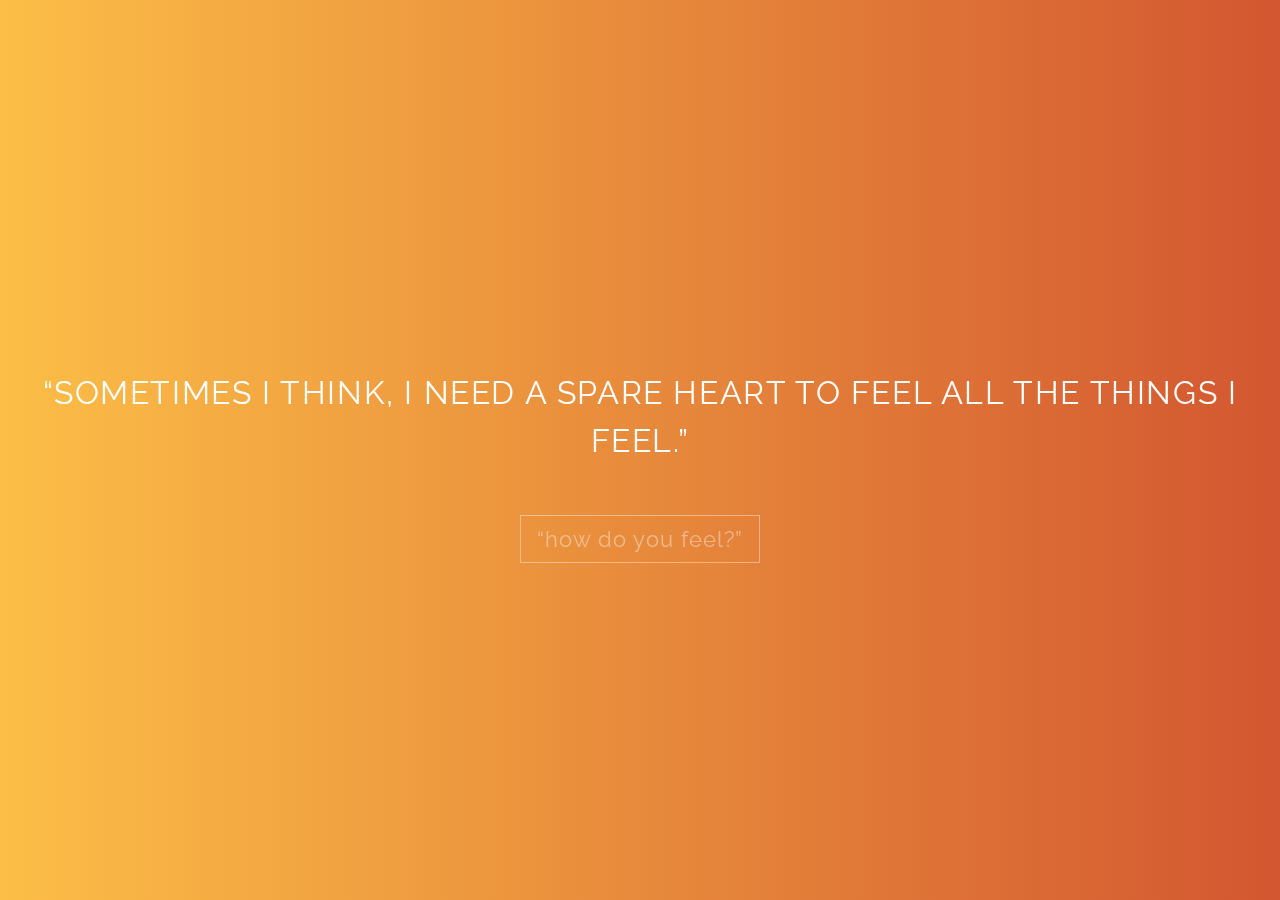
<file: index.html>
<!DOCTYPE html>
<html lang="en">
  <head>
    <!-- HEAD STUFF ALWAYS GOES IN HERE -->
    <meta charset="UTF-8" />
    <title>How do you feel?</title> 
    <link href='https://fonts.googleapis.com/css?family=Raleway:400,900italic,900,800italic,100,100italic,200,200italic,300,300italic,400italic,500,500italic,600,700,600italic,700italic,800' rel='stylesheet' type='text/css'>
    <link href='https://fonts.googleapis.com/css?family=Cookie' rel='stylesheet' type='text/css'>
    <link href="css/colors.css" rel="stylesheet" type="text/css" />
        <script
        src="https://code.jquery.com/jquery-3.1.0.min.js"
        integrity="sha256-cCueBR6CsyA4/9szpPfrX3s49M9vUU5BgtiJj06wt/s="
        crossorigin="anonymous"></script>
  </head>
  <body>
<div class="full-screen">
  <div>
  <main>
      <blockquote>
        &ldquo;Sometimes I think, I need a spare heart to feel all the things I feel.&rdquo;
      </blockquote>
    <br>
    <a class="button-line" href="emotions.html">&ldquo;How Do You Feel?&rdquo;</a>
   </main>  
  </div>
</div>
  </body>
</html>
</file>
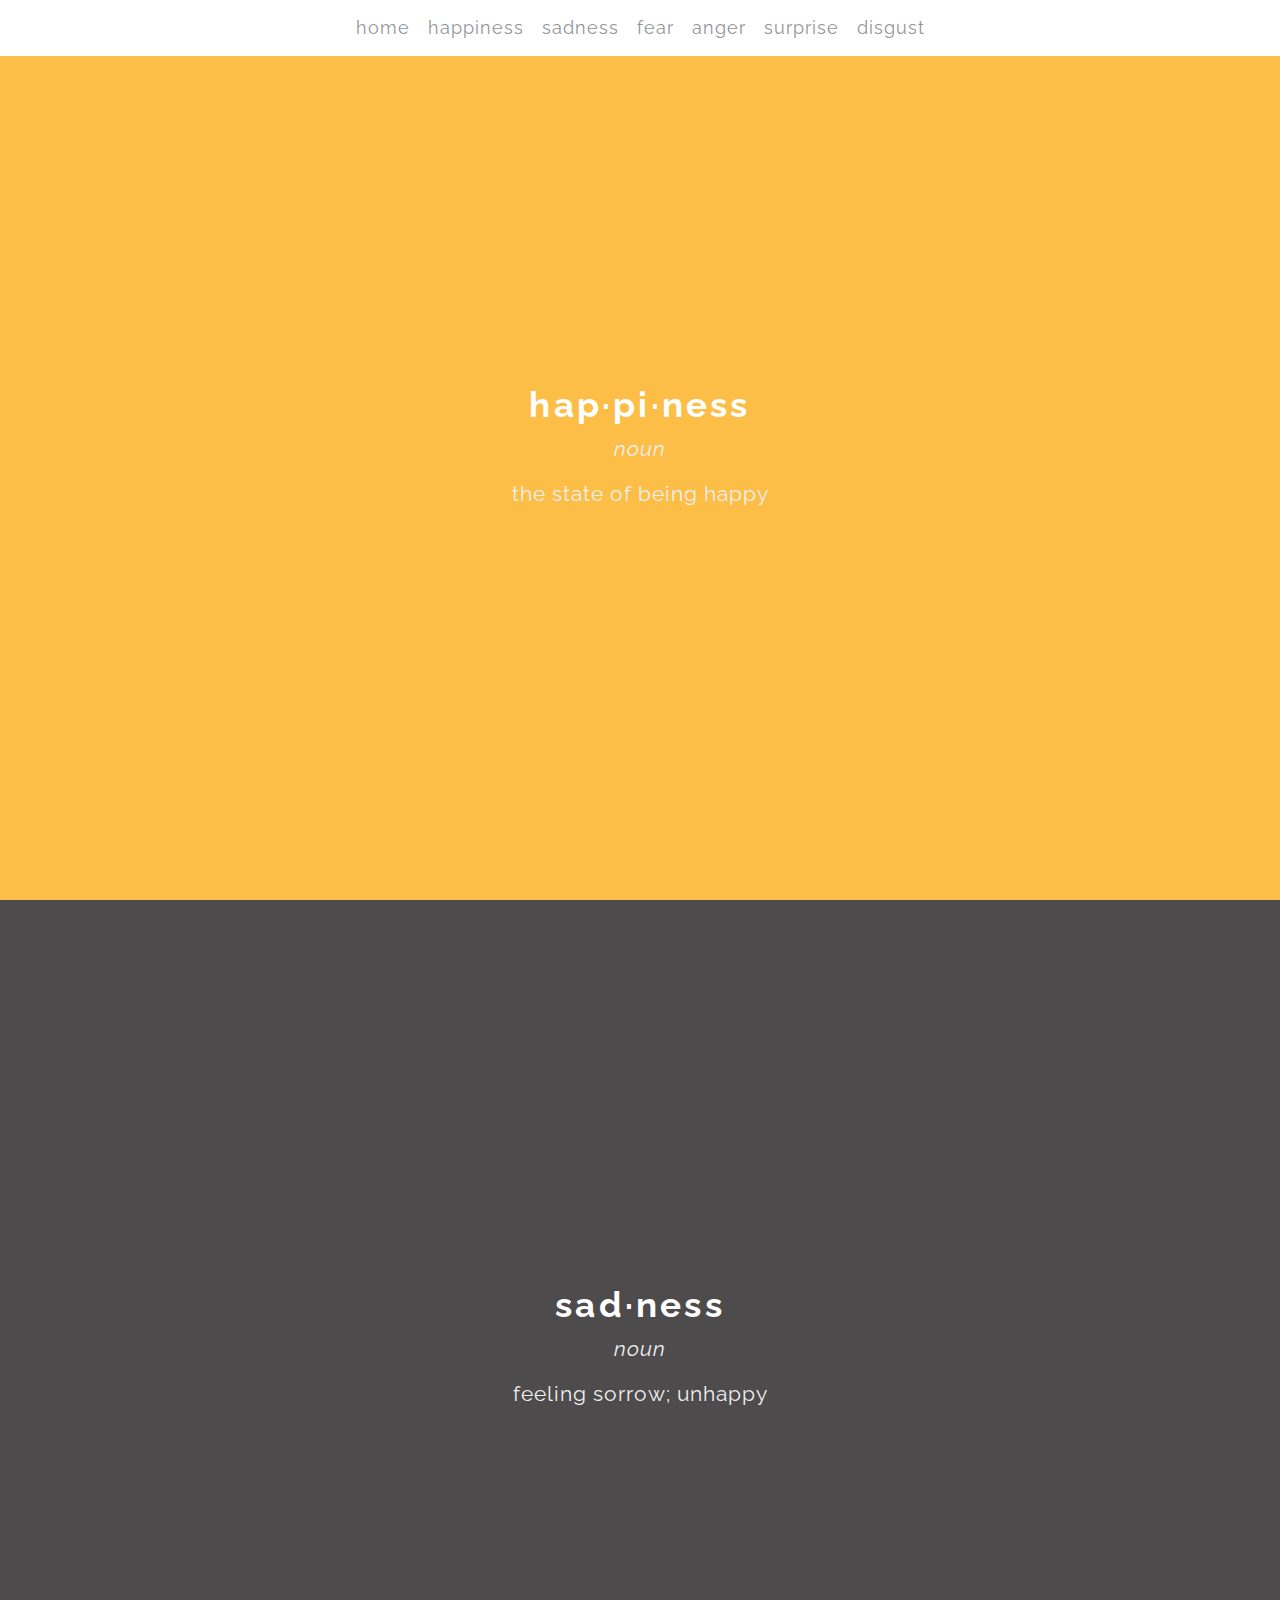
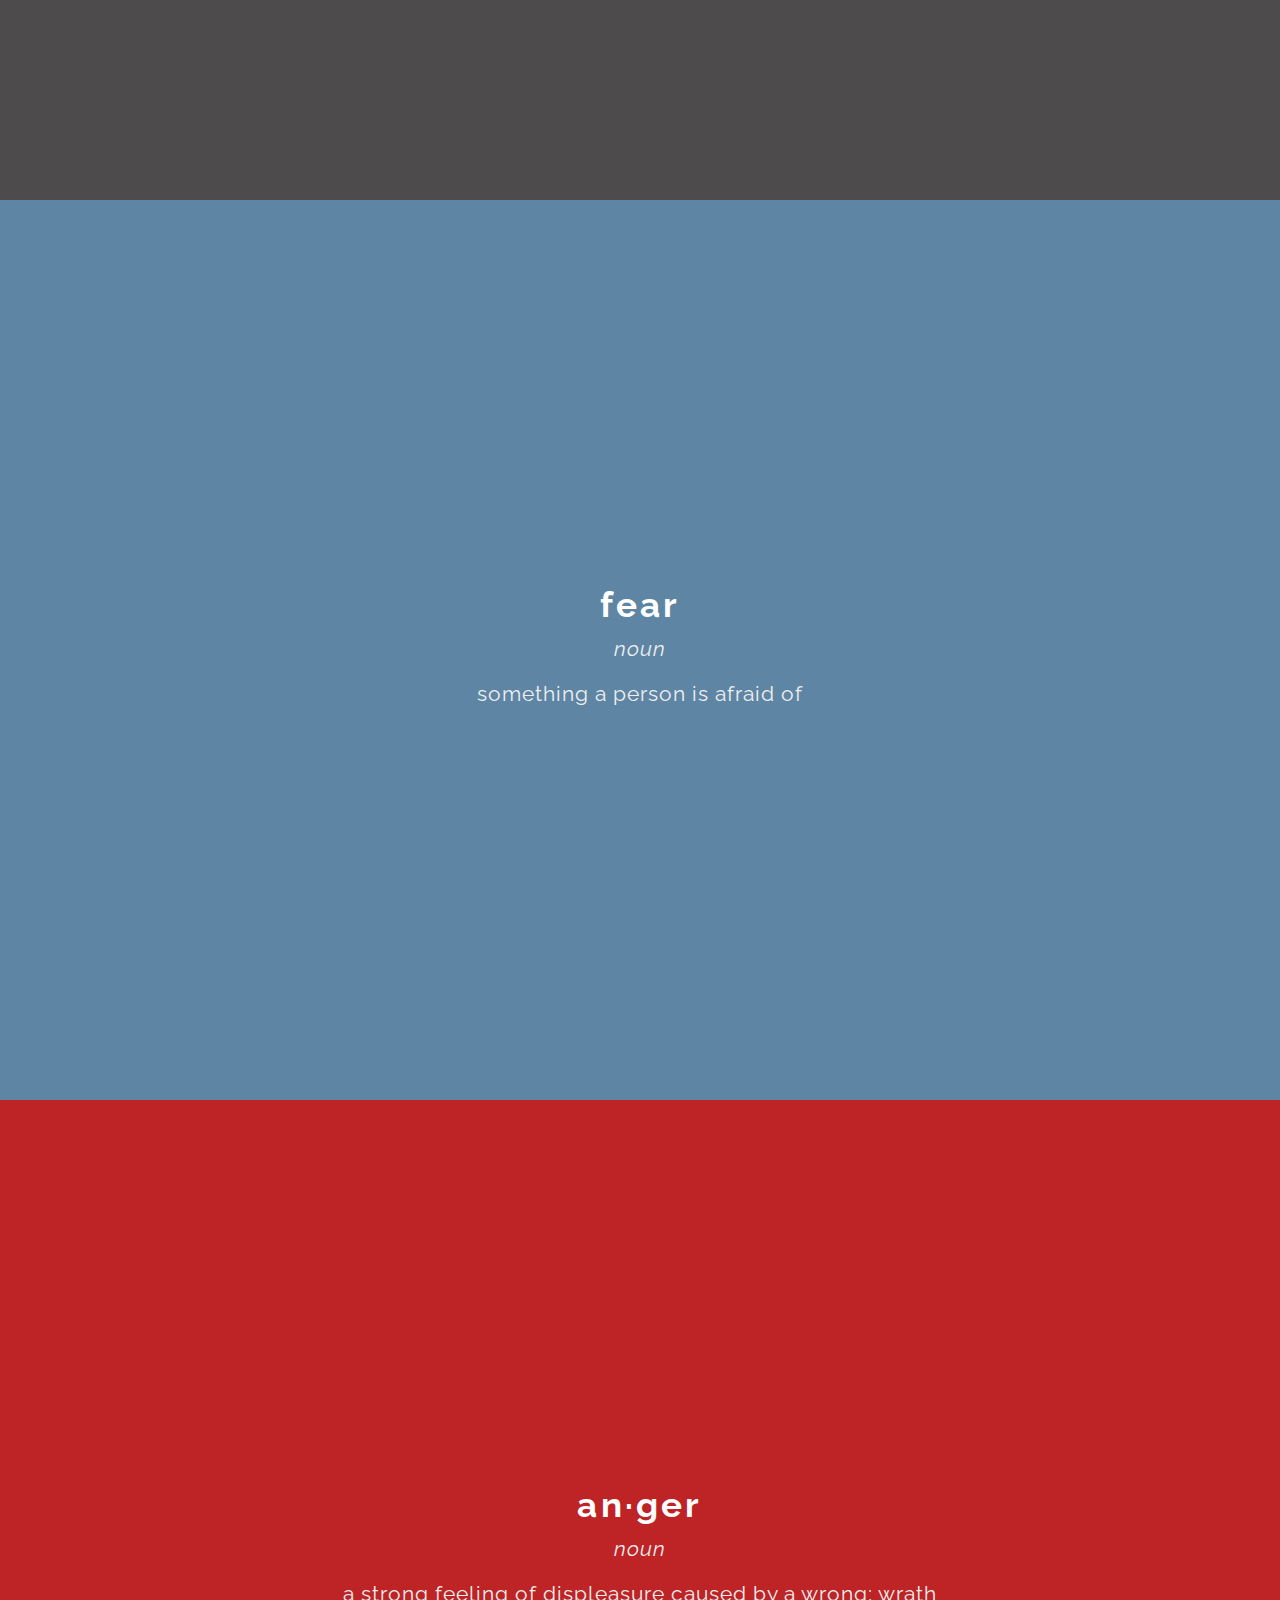
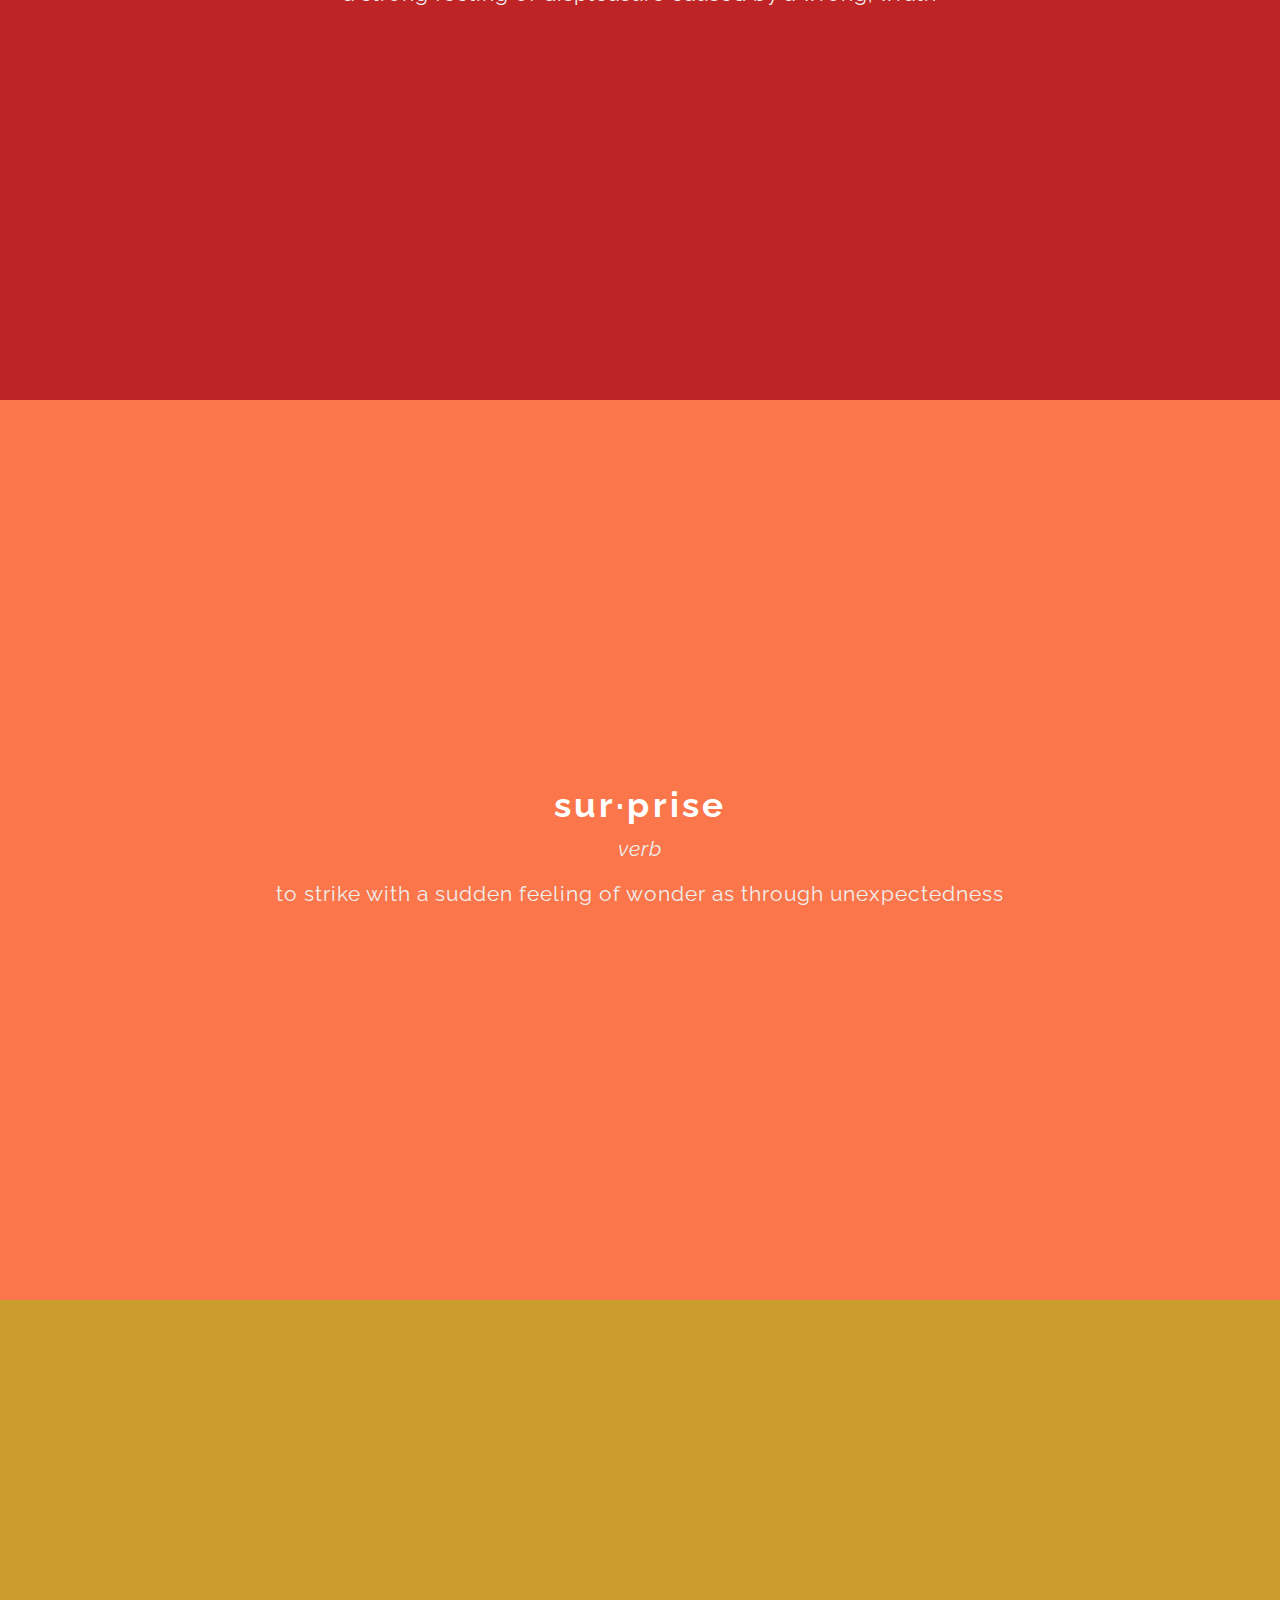
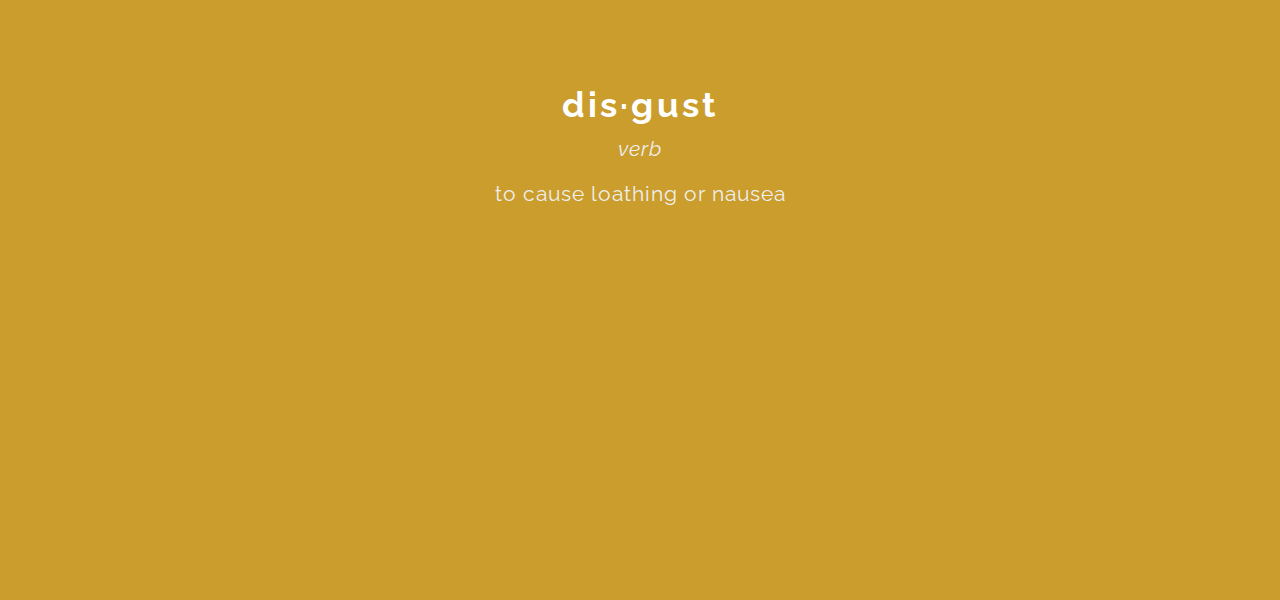
<file: emotions.html>
<!DOCTYPE html>
<html lang="en">
  <head>
    <!-- HEAD STUFF ALWAYS GOES IN HERE -->
    <meta charset="UTF-8" />
    <title>How do you feel?</title> 
    <link href='https://fonts.googleapis.com/css?family=Raleway:400,900italic,900,800italic,100,100italic,200,200italic,300,300italic,400italic,500,500italic,600,700,600italic,700italic,800' rel='stylesheet' type='text/css'>
    <link href="css/styles.css" rel="stylesheet" type="text/css" />
    <script
        src="https://code.jquery.com/jquery-3.1.0.min.js"
        integrity="sha256-cCueBR6CsyA4/9szpPfrX3s49M9vUU5BgtiJj06wt/s="
        crossorigin="anonymous"></script>
    <script type="text/javascript" src="./js/anchornavigation.js"></script>
  </head>
<header role="banner">

  <nav class="anchor-nav" role="navigation">
    <a href="index.html">home</a>
    &nbsp;
    <a href="#section-1" id="anchor1">happiness</a>
    &nbsp;
    <a href="#section-2" id="anchor2">sadness</a>
    &nbsp;
    <a href="#section-3" id="anchor3">fear</a>
    &nbsp;
    <a href="#section-4" id="anchor4">anger</a>
    &nbsp;
    <a href="#section-5" id="anchor5">surprise</a>
    &nbsp;
    <a href="#section-6" id="anchor6">disgust</a>
  </nav>
</header>

<main class="full-screen" id="section-1" role="main">
  <section class="full-screen happiness" id="start">
  <div>
      <h2>hap&middot;pi&middot;ness</h2>
      <p>
          <em>noun</em>
        </p>
        <p>
        the state of being happy
        </p>
    </div>
  </section>

  <section class="full-screen sadness" id="section-2">
    <div>
      <h2>sad&middot;ness</h2>
      <p>
          <em>noun</em>
        </p>
        <p>
        feeling sorrow; unhappy
        </p>
    </div>
  </section>

  <section class="full-screen fear" id="section-3">
    <div>
      <h2>fear</h2>
      <p>
          <em>noun</em>
        </p>
        <p>
        something a person is afraid of
        </p>
    </div>
  </section>

  <section class="full-screen anger" id="section-4">
   <div>
      <h2>an&middot;ger</h2>
      <p>
          <em>noun</em>
        </p>
        <p>
        a strong feeling of displeasure caused by a wrong; wrath
        </p>
    </div>
  </section>

  <section class="full-screen surprise" id="section-5">
    <div>
      <h2>sur&middot;prise</h2>
      <p>
          <em>verb</em>
        </p>
        <p>
        to strike with a sudden feeling of wonder as through unexpectedness
        </p>
    </div>
  </section>

  <section class="full-screen disgust" id="section-6">
    <div>
      <h2>dis&middot;gust</h2>
      <p>
          <em>verb</em>
        </p>
        <p>
        to cause loathing or nausea
        </p>
    </div>
    </section>
</main>

  </body>

</html>
</file>
<file: css/colors.css>
/* CSS Document */

/* apply a natural box layout model to all elements, but allowing components to change */
html {
  box-sizing: border-box;
}

*, *:before, *:after {
  box-sizing: inherit;
}

  body {
    background: linear-gradient(90deg, #fcbe47, #be2325, #5e85a4);
    background-size: 300% 300%;
    -webkit-animation: Background 25s ease infinite;
    -moz-animation: Background 25s ease infinite;
    animation: Background 25s ease infinite;
  }
  
  @-webkit-keyframes Background {
    0% {
      background-position: 0% 50%
    }
    50% {
      background-position: 100% 50%
    }
    100% {
      background-position: 0% 50%
    }
  }
  
  @-moz-keyframes Background {
    0% {
      background-position: 0% 50%
    }
    50% {
      background-position: 100% 50%
    }
    100% {
      background-position: 0% 50%
    }
  }
  
  @keyframes Background {
    0% {
      background-position: 0% 50%
    }
    50% {
      background-position: 100% 50%
    }
    100% {
      background-position: 0% 50%
    }
  }
  
  .full-screen {
    position: fixed;
    top: 0px;
    right: 0px;
    bottom: 0px;
    left: 0px;
    background-size: cover;
    background-position: center;
    width: 100%;
    height: 100%;
    display: -webkit-flex;
    display: flex;
    -webkit-flex-direction: column
    /* works with row or column */
    
    flex-direction: column;
    -webkit-align-items: center;
    align-items: center;
    -webkit-justify-content: center;
    justify-content: center;
    text-align: center;
  }
  
blockquote {
  font-family: 'Raleway', Arial, Helvetica, Sans-serif;
  font-weight: normal;
  letter-spacing: .1rem;
  font-size: 2rem;
  line-height: 3rem;
  color: #ffffff;
  text-align:center;
  text-transform: uppercase;
}


main {
  width: 100%;
  position: absolute;
  top: 50%;
  left: 50%;
  transform: translate(-50%, -50%);
}
  
  .button-line {
    font-family: 'Raleway', Arial, Helvetica, Sans-serif;
    text-transform: lowercase;
    letter-spacing: .0625rem;
    background: transparent;
    border: 1px solid #ffffff;
    color: #ffffff;
    text-align: center;
    font-size: 1.4rem;
    opacity: .4;
    padding: 10px 10px 10px 10px;
    text-decoration: none;
    transition: all .5s ease;
    margin: 0 auto;
    display: block;
    width: 240px;
  }
  
  .button-line:hover {
    opacity: 4;
  }
</file>
<file: css/styles.css>
/* CSS Document */

/* apply a natural box layout model to all elements, but allowing components to change */
html {
  box-sizing: border-box;
}

*, *:before, *:after {
  box-sizing: inherit;
}

body, html {
  height: 100%;
}

section {
  display: flex;
  justify-content: center;
  align-items: center;
  text-align: center;
  color: #EFEFEF;
        }

main {
  width: 100%;
  position: absolute;
  top: 50%;
  left: 50%;
  transform: translate(-50%, -50%);
}
  h2 {
  font-family: 'Raleway', Arial, Helvetica, Sans-serif;
  font-weight: medium;
  letter-spacing: .2rem;
  font-size: 2.2rem;
  line-height: .3rem;
  color: #ffffff;
  text-align:center;
  text-transform: lowercase;
}

body {
  font-family: 'Raleway', Arial, Helvetica, Sans-serif;
  font-weight: normal;
  letter-spacing: .0625rem;
  font-size: 1.3rem;
  line-height: 1.5rem;
  color: #000000;
  text-align:center;
  text-transform: lowercase;
}

nav {
  white-space: nowrap;
  font-family: 'Raleway', Arial, Helvetica, Sans-serif;
  font-weight: normal;
  letter-spacing: .0625rem;
  font-size: 1.1rem;
  line-height: 3.5rem;
  color: #939598;
  position: fixed;
  top: 0px;
  left: 0px;
  right: 0px;
  margin: 0px;
  width: 100%;
  background-color: #FFFFFF;
  z-index: 9999;
  text-align: center;
  display: inline;

}

nav a:hover,
nav a:active {
  color:#bcbec0;
}

a,
a:link,
a:visited {
  text-decoration: none;
  color: #939598;
}     

.clearit {
  clear: both;
} 


.full-screen {
  height: 100%; /* makes panels the entire window height */
}

.happiness {
	background-color: #fcbe47;
}
.sadness {
	background-color: #4d4b4c;
}
.fear {
	background-color: #5e85a4;
}
.anger {
  background-color: #be2325;
}
.surprise {
  background-color: #fb764a;
}
.disgust {
  background-color: #ca9d2c;
}
</file>
